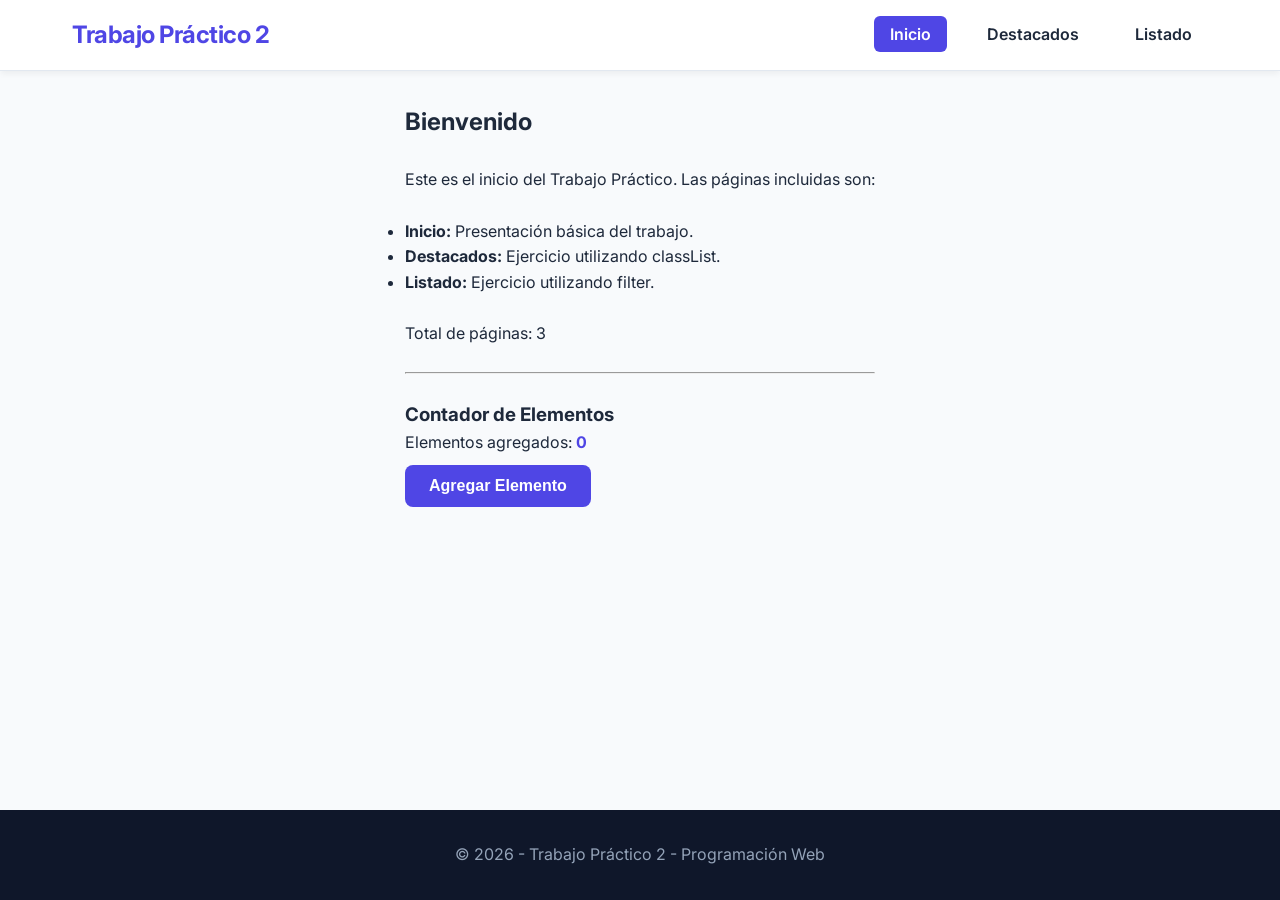
<file: index.html>
<!DOCTYPE html>
<html lang="es">
<head>
    <meta charset="UTF-8">
    <meta name="viewport" content="width=device-width, initial-scale=1.0">
    <title>Trabajo Práctico 2</title>
    <link rel="preconnect" href="https://fonts.googleapis.com">
    <link rel="preconnect" href="https://fonts.gstatic.com" crossorigin>
    <link href="https://fonts.googleapis.com/css2?family=Inter:wght@300;400;600;700&display=swap" rel="stylesheet">
    <link rel="stylesheet" href="styles.css">
</head>
<body>
    <header>
        <div class="header-container">
            <h1 class="logo">Trabajo Práctico 2</h1>
            <nav>
                <ul class="nav-links">
                    <li><a href="index.html" class="active">Inicio</a></li>
                    <li><a href="destacados.html">Destacados</a></li>
                    <li><a href="listado.html">Listado</a></li>
                </ul>
            </nav>
        </div>
    </header>

    <main class="container">
        <h2>Bienvenido</h2>
        <br>
        <p>Este es el inicio del Trabajo Práctico. Las páginas incluidas son:</p>
        <br>
        <ul>
            <li><strong>Inicio:</strong> Presentación básica del trabajo.</li>
            <li><strong>Destacados:</strong> Ejercicio utilizando classList.</li>
            <li><strong>Listado:</strong> Ejercicio utilizando filter.</li>
        </ul>
        <br>
        <p>Total de páginas: 3</p>
        <br><hr><br>
        <h3>Contador de Elementos</h3>
        <p>Elementos agregados: <span id="contador" style="font-weight: bold; color: var(--primary-color);">0</span></p>
        <button id="btn-contar" class="btn btn-primary" style="margin-top: 10px;">Agregar Elemento</button>
    </main>

    <footer>
        <p>&copy; 2026 - Trabajo Práctico 2 - Programación Web</p>
    </footer>

    <script src="index.js"></script>
</body>
</html>
</file>
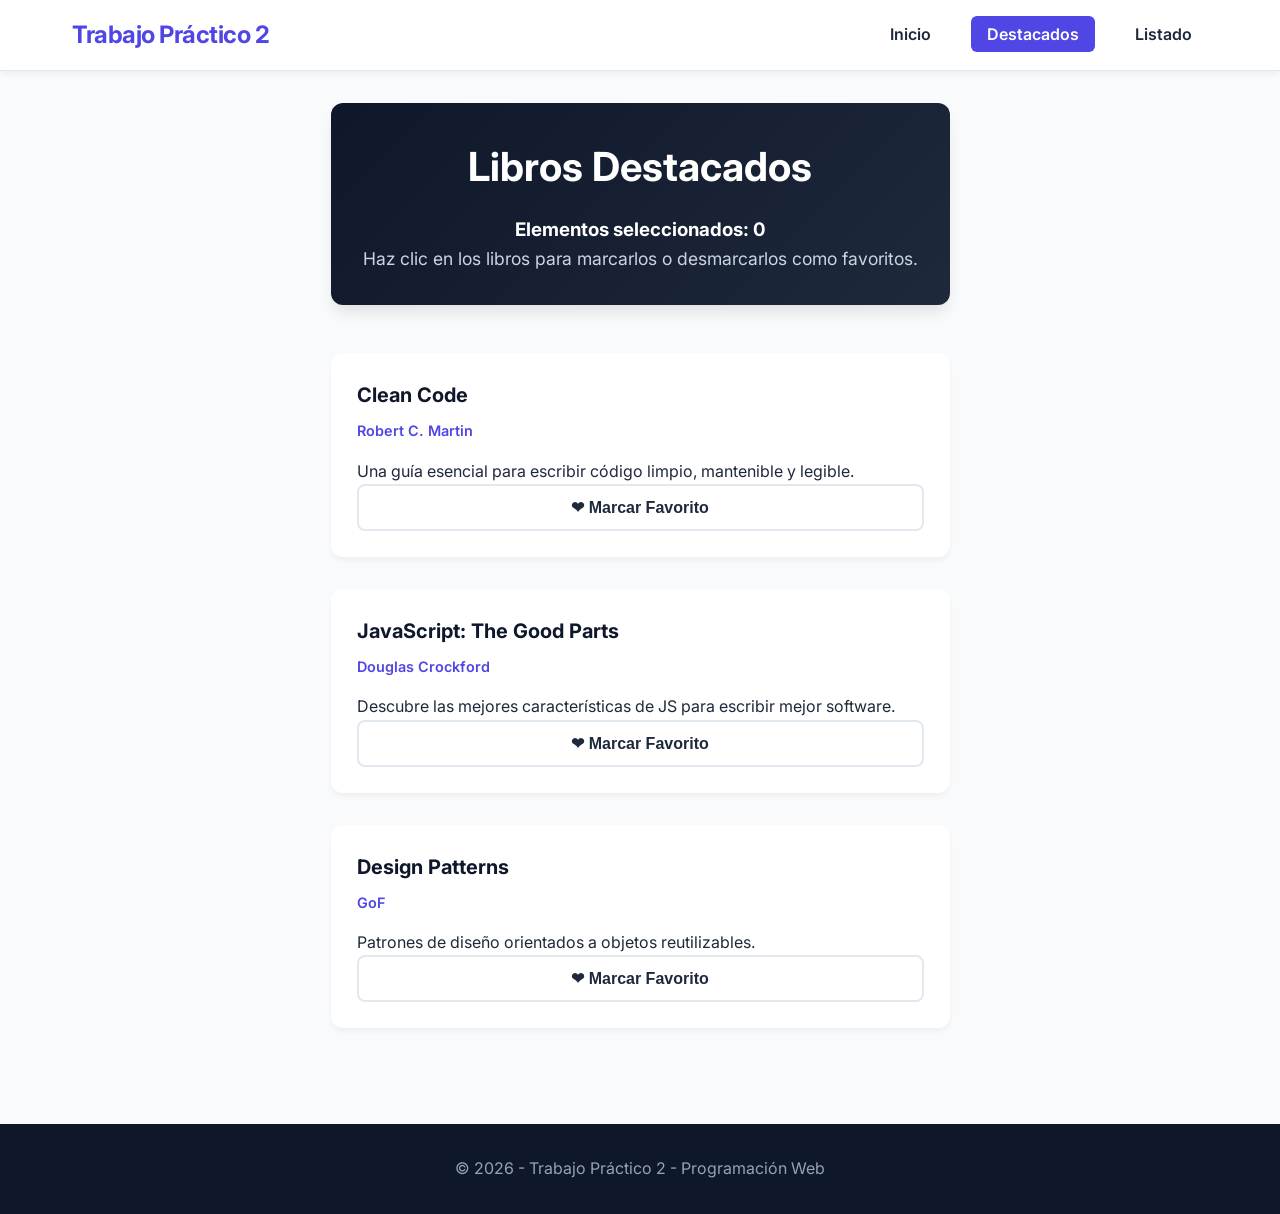
<file: destacados.html>
<!DOCTYPE html>
<html lang="es">
<head>
    <meta charset="UTF-8">
    <meta name="viewport" content="width=device-width, initial-scale=1.0">
    <title>Destacados</title>
    <link rel="preconnect" href="https://fonts.googleapis.com">
    <link rel="preconnect" href="https://fonts.gstatic.com" crossorigin>
    <link href="https://fonts.googleapis.com/css2?family=Inter:wght@300;400;600;700&display=swap" rel="stylesheet">
    <link rel="stylesheet" href="styles.css">
</head>
<body>
    <header>
        <div class="header-container">
            <h1 class="logo">Trabajo Práctico 2</h1>
            <nav>
                <ul class="nav-links">
                    <li><a href="index.html">Inicio</a></li>
                    <li><a href="destacados.html" class="active">Destacados</a></li>
                    <li><a href="listado.html">Listado</a></li>
                </ul>
            </nav>
        </div>
    </header>

    <main class="container">
        <section class="page-header">
            <h2>Libros Destacados</h2>
            <h3>Elementos seleccionados: <span id="contador-seleccionados">0</span></h3>
            <p>Haz clic en los libros para marcarlos o desmarcarlos como favoritos.</p>
        </section>

        <div class="grid-container" id="destacados-container">
            <article class="card card-destacado">
                <div class="card-content">
                    <h3>Clean Code</h3>
                    <p class="author">Robert C. Martin</p>
                    <p>Una guía esencial para escribir código limpio, mantenible y legible.</p>
                </div>
                <button class="btn btn-outline btn-toggle-fav">❤ Marcar Favorito</button>
            </article>

            <article class="card card-destacado">
                <div class="card-content">
                    <h3>JavaScript: The Good Parts</h3>
                    <p class="author">Douglas Crockford</p>
                    <p>Descubre las mejores características de JS para escribir mejor software.</p>
                </div>
                <button class="btn btn-outline btn-toggle-fav">❤ Marcar Favorito</button>
            </article>

            <article class="card card-destacado">
                <div class="card-content">
                    <h3>Design Patterns</h3>
                    <p class="author">GoF</p>
                    <p>Patrones de diseño orientados a objetos reutilizables.</p>
                </div>
                <button class="btn btn-outline btn-toggle-fav">❤ Marcar Favorito</button>
            </article>
        </div>
    </main>

    <footer>
        <p>&copy; 2026 - Trabajo Práctico 2 - Programación Web</p>
    </footer>

    <script src="destacados.js"></script>
</body>
</html>
</file>
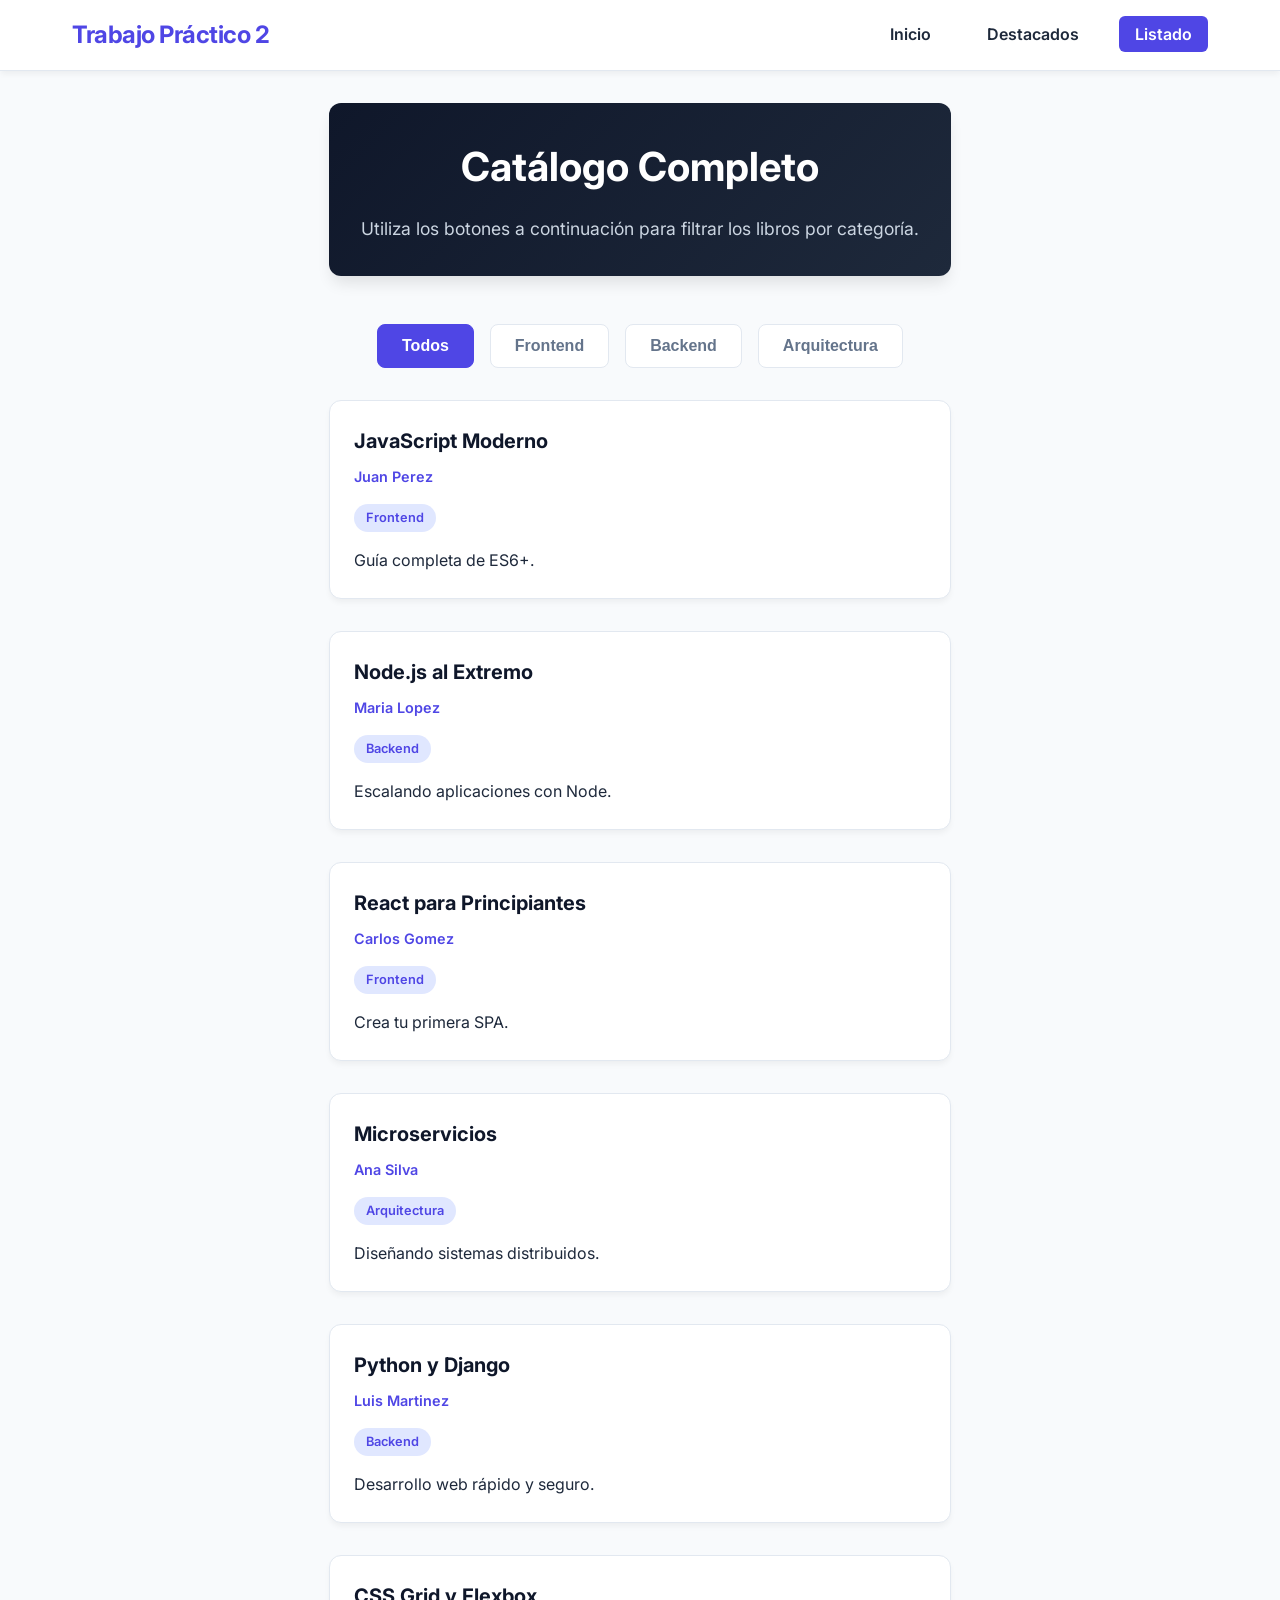
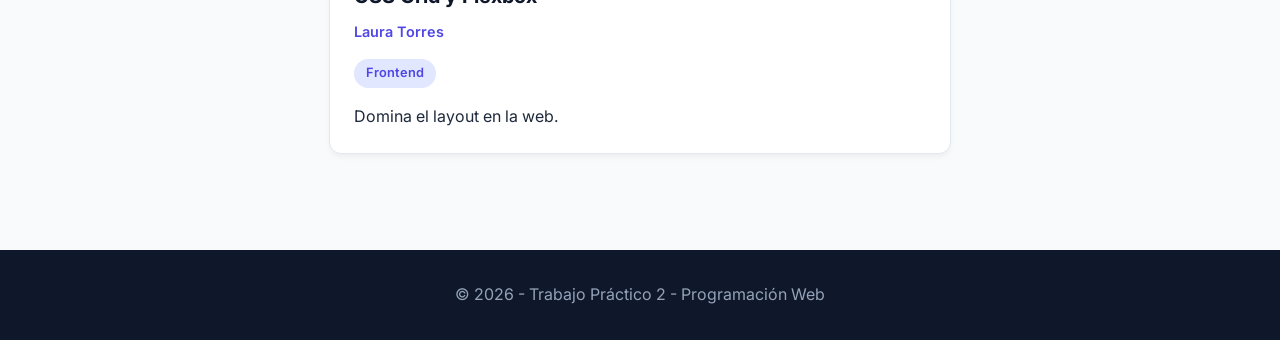
<file: listado.html>
<!DOCTYPE html>
<html lang="es">
<head>
    <meta charset="UTF-8">
    <meta name="viewport" content="width=device-width, initial-scale=1.0">
    <title>Listado</title>
    <link rel="preconnect" href="https://fonts.googleapis.com">
    <link rel="preconnect" href="https://fonts.gstatic.com" crossorigin>
    <link href="https://fonts.googleapis.com/css2?family=Inter:wght@300;400;600;700&display=swap" rel="stylesheet">
    <link rel="stylesheet" href="styles.css">
</head>
<body>
    <header>
        <div class="header-container">
            <h1 class="logo">Trabajo Práctico 2</h1>
            <nav>
                <ul class="nav-links">
                    <li><a href="index.html">Inicio</a></li>
                    <li><a href="destacados.html">Destacados</a></li>
                    <li><a href="listado.html" class="active">Listado</a></li>
                </ul>
            </nav>
        </div>
    </header>

    <main class="container">
        <section class="page-header">
            <h2>Catálogo Completo</h2>
            <p>Utiliza los botones a continuación para filtrar los libros por categoría.</p>
        </section>

        <section class="filter-section">
            <button class="btn btn-filter active" data-category="Todos">Todos</button>
            <button class="btn btn-filter" data-category="Frontend">Frontend</button>
            <button class="btn btn-filter" data-category="Backend">Backend</button>
            <button class="btn btn-filter" data-category="Arquitectura">Arquitectura</button>
        </section>

        <div class="grid-container" id="listado-container">
        </div>
    </main>

    <footer>
        <p>&copy; 2026 - Trabajo Práctico 2 - Programación Web</p>
    </footer>

    <script src="listado.js"></script>
</body>
</html>
</file>
<file: styles.css>
:root {
    --primary-color: #4F46E5;
    --primary-hover: #4338CA;
    --secondary-color: #0F172A;
    --background-color: #F8FAFC;
    --card-bg: #FFFFFF;
    --text-main: #1E293B;
    --text-muted: #64748B;
    --border-color: #E2E8F0;
    --accent-color: #10B981;
}

* {
    margin: 0;
    padding: 0;
    box-sizing: border-box;
}

body {
    font-family: 'Inter', sans-serif;
    background-color: var(--background-color);
    color: var(--text-main);
    line-height: 1.6;
    display: flex;
    flex-direction: column;
    min-height: 100vh;
}

header {
    background-color: var(--card-bg);
    border-bottom: 1px solid var(--border-color);
    padding: 1rem 0;
    box-shadow: 0 4px 6px -1px rgba(0, 0, 0, 0.05);
}

.header-container {
    max-width: 1200px;
    margin: 0 auto;
    padding: 0 2rem;
    display: flex;
    justify-content: space-between;
    align-items: center;
}

.logo {
    font-size: 1.5rem;
    font-weight: 700;
    color: var(--primary-color);
    letter-spacing: -0.5px;
}

.nav-links {
    list-style: none;
    display: flex;
    gap: 1.5rem;
}

.nav-links a {
    text-decoration: none;
    color: var(--text-main);
    font-weight: 600;
    padding: 0.5rem 1rem;
    border-radius: 6px;
    transition: background-color 0.3s ease, color 0.3s ease;
}

.nav-links a:hover,
.nav-links a.active {
    background-color: var(--primary-color);
    color: white;
}

.container {
    max-width: 1200px;
    margin: 2rem auto;
    padding: 0 2rem;
    flex: 1;
}

.page-header {
    text-align: center;
    margin-bottom: 3rem;
    padding: 2rem;
    background: linear-gradient(135deg, var(--secondary-color), #1E293B);
    color: white;
    border-radius: 12px;
    box-shadow: 0 10px 15px -3px rgba(0,0,0,0.1);
}

.page-header h2 {
    font-size: 2.5rem;
    margin-bottom: 1rem;
}

.page-header p {
    color: #CBD5E1;
    font-size: 1.1rem;
}

.btn {
    display: inline-block;
    padding: 0.75rem 1.5rem;
    font-size: 1rem;
    font-weight: 600;
    text-decoration: none;
    border-radius: 8px;
    border: none;
    cursor: pointer;
    transition: background-color 0.2s, box-shadow 0.2s;
}

.btn:hover {
    box-shadow: 0 4px 6px -1px rgba(0,0,0,0.1);
}

.btn-primary {
    background-color: var(--primary-color);
    color: white;
}

.btn-primary:hover {
    background-color: var(--primary-hover);
}

.btn-secondary {
    background-color: var(--secondary-color);
    color: white;
}

.btn-outline {
    background-color: transparent;
    border: 2px solid var(--border-color);
    color: var(--text-main);
}

.btn-outline:hover {
    border-color: var(--primary-color);
    color: var(--primary-color);
}

.filter-section {
    display: flex;
    justify-content: center;
    gap: 1rem;
    margin-bottom: 2rem;
}

.btn-filter {
    background-color: var(--card-bg);
    border: 1px solid var(--border-color);
    color: var(--text-muted);
}

.btn-filter.active {
    background-color: var(--primary-color);
    color: white;
    border-color: var(--primary-color);
}

.grid-container {
    display: grid;
    grid-template-columns: repeat(auto-fill, minmax(300px, 1fr));
    gap: 2rem;
    margin-bottom: 4rem;
}

.card {
    background-color: var(--card-bg);
    border: 1px solid var(--border-color);
    border-radius: 12px;
    padding: 1.5rem;
    display: flex;
    flex-direction: column;
    justify-content: space-between;
    box-shadow: 0 4px 6px -1px rgba(0,0,0,0.05);
    transition: background-color 0.3s ease, border-color 0.3s ease, box-shadow 0.3s ease;
}

.card:hover {
    box-shadow: 0 10px 15px -3px rgba(0,0,0,0.1);
    border-color: var(--primary-color);
}

.card-content h3 {
    font-size: 1.25rem;
    color: var(--secondary-color);
    margin-bottom: 0.5rem;
}

.card-content .author {
    font-size: 0.9rem;
    color: var(--primary-color);
    font-weight: 600;
    margin-bottom: 1rem;
}

.card-content .category {
    display: inline-block;
    padding: 0.25rem 0.75rem;
    background-color: #E0E7FF;
    color: var(--primary-color);
    border-radius: 999px;
    font-size: 0.8rem;
    font-weight: 600;
    margin-bottom: 1rem;
}

.card-destacado {
    border: 2px solid transparent;
}

.card-destacado.is-favorite {
    border-color: var(--accent-color);
    background-color: #F0FDF4;
    box-shadow: 0 0 15px rgba(16, 185, 129, 0.2);
}

.card-destacado.is-favorite .btn-toggle-fav {
    background-color: var(--accent-color);
    color: white;
    border-color: var(--accent-color);
}

footer {
    background-color: var(--secondary-color);
    color: #94A3B8;
    text-align: center;
    padding: 2rem;
    margin-top: auto;
}
</file>
